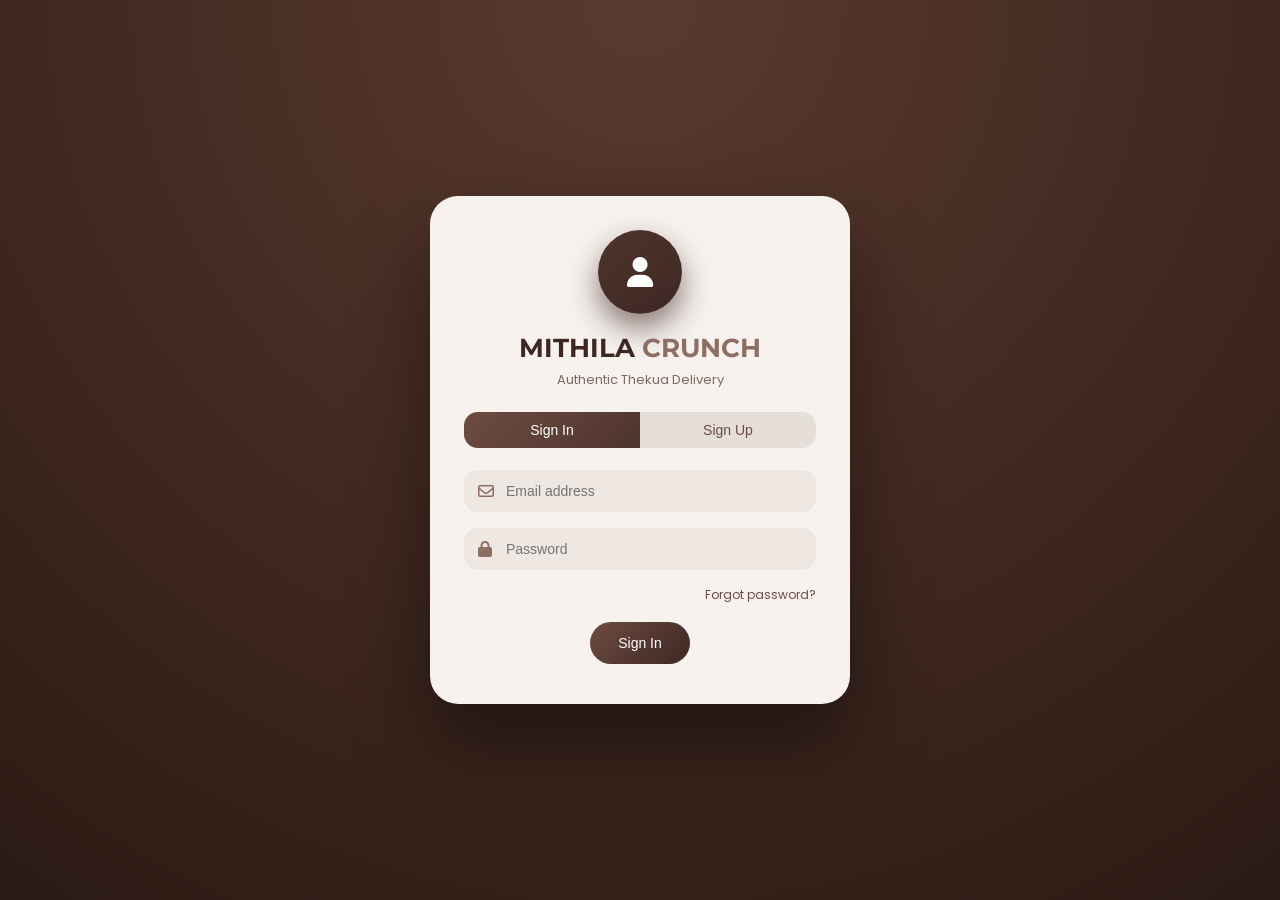
<file: index.html>
<!DOCTYPE html>
<html lang="en">
<head>
  <meta charset="UTF-8" />
  <meta name="viewport" content="width=device-width, initial-scale=1.0" />
  <title>MITHILA CRUNCH | Sign In</title>

  <!-- Google Fonts -->
  <link href="https://fonts.googleapis.com/css2?family=Montserrat:wght@500;600&family=Poppins:wght@300;400;500&display=swap" rel="stylesheet">

  <!-- Font Awesome -->
  <link rel="stylesheet" href="https://cdnjs.cloudflare.com/ajax/libs/font-awesome/6.5.0/css/all.min.css">

  <!-- CSS -->
  <link rel="stylesheet" href="style.css">
</head>
<body>

<div class="page-bg">
  <div class="card">

    <!-- Avatar -->
    <div class="avatar">
      <i class="fa-solid fa-user"></i>
    </div>

    <!-- Brand -->
    <h1>MITHILA <span>CRUNCH</span></h1>
    <p class="tagline">Authentic Thekua Delivery</p>

    <!-- Tabs -->
    <div class="tabs">
      <button type="button" class="active" onclick="showSignIn()">Sign In</button>
      <button type="button" onclick="showSignUp()">Sign Up</button>
    </div>

    <!-- ================= SIGN IN ================= -->
    <form id="signInForm">

      <div class="field">
        <i class="fa-regular fa-envelope"></i>
        <input type="email" name="email" placeholder="Email address" required>
      </div>

      <div class="field">
        <i class="fa-solid fa-lock"></i>
        <input type="password" name="password" placeholder="Password" required>
      </div>

      <div class="forgot" onclick="showForgot()">Forgot password?</div>

      <button type="submit" class="primary-btn">
        Sign In
      </button>
    </form>

    <!-- ================= SIGN UP ================= -->
    <form id="signUpForm" class="hidden">

      <div class="field">
        <i class="fa-regular fa-user"></i>
        <input type="text" name="fullname" placeholder="Full name" required>
      </div>

      <div class="field">
        <i class="fa-regular fa-envelope"></i>
        <input type="email" name="email" placeholder="Email address" required>
      </div>

      <div class="field">
        <i class="fa-solid fa-lock"></i>
        <input type="password" name="password" placeholder="Create password" required>
      </div>

      <button type="submit" class="primary-btn">
        Create Account
      </button>
    </form>

    <!-- ================= FORGOT PASSWORD ================= -->
    <form id="forgotForm" class="hidden">

      <div class="field">
        <i class="fa-regular fa-envelope"></i>
        <input
          type="email"
          id="forgotEmail"
          name="email"
          placeholder="Registered email"
          required
        >
      </div>

      <button type="button" class="primary-btn" onclick="sendOtp()">
        Send OTP
      </button>

      <!-- OTP SECTION -->
      <div id="otpSection" class="hidden" style="margin-top:16px;">

        <div class="field">
          <i class="fa-solid fa-key"></i>
          <input type="text" id="otp" name="otp" placeholder="Enter OTP">
        </div>

        <div class="field">
          <i class="fa-solid fa-lock"></i>
          <input
            type="password"
            id="newPassword"
            name="newPassword"
            placeholder="New password"
          >
        </div>

        <button type="button" class="primary-btn" onclick="resetPassword()">
          Reset Password
        </button>
      </div>

      <p class="back" onclick="showSignIn()">Back to Sign In</p>
    </form>

  </div>
</div>

<!-- JS MUST BE AT END -->
<script src="main.js"></script>
</body>
</html>
</file>
<file: style.css>
/* =================================================
   RESET & BASE
================================================= */
* {
  margin: 0;
  padding: 0;
  box-sizing: border-box;
}

body {
  font-family: 'Poppins', sans-serif;
  background: #f7f2ee;
  color: #3e2723;
}

.hidden {
  display: none;
}

/* =================================================
   COMMON BUTTONS
================================================= */
.primary-btn {
  padding: 13px 28px;
  border: none;
  border-radius: 24px;
  background: linear-gradient(135deg, #6d4c41, #3e2723);
  color: #fff;
  font-size: 14px;
  cursor: pointer;
}

.primary-btn:hover {
  opacity: 0.95;
}

.secondary-btn {
  padding: 12px 26px;
  border-radius: 24px;
  border: 1px solid #d7b899;
  background: transparent;
  color: #d7b899;
  font-size: 14px;
  cursor: pointer;
}

/* =================================================
   AUTH PAGE (LOGIN / SIGNUP / FORGOT)
================================================= */
.page-bg {
  min-height: 100vh;
  background: radial-gradient(circle at top, #5a3a2e, #2b1a14);
  display: flex;
  align-items: center;
  justify-content: center;
  padding: 24px;
}

.card {
  width: 100%;
  max-width: 420px;
  background: #f7f2ee;
  border-radius: 28px;
  padding: 34px 34px 40px;
  text-align: center;
  box-shadow: 0 40px 80px rgba(0,0,0,0.45);
}

.avatar {
  width: 84px;
  height: 84px;
  border-radius: 50%;
  margin: 0 auto 18px;
  background: linear-gradient(145deg, #4e342e, #3e2723);
  display: flex;
  align-items: center;
  justify-content: center;
  color: #fff;
  font-size: 30px;
  box-shadow: 0 14px 30px rgba(62,39,35,0.6);
}

.card h1 {
  font-family: 'Montserrat', sans-serif;
  font-size: 26px;
}

.card h1 span {
  color: #8d6e63;
}

.tagline {
  font-size: 13px;
  color: #7a6a63;
  margin: 6px 0 22px;
}

/* Tabs */
.tabs {
  display: flex;
  background: #e6ded9;
  border-radius: 14px;
  overflow: hidden;
  margin-bottom: 22px;
}

.tabs button {
  flex: 1;
  padding: 10px;
  border: none;
  background: transparent;
  font-size: 14px;
  cursor: pointer;
  color: #6d4c41;
}

.tabs button.active {
  background: linear-gradient(135deg, #6d4c41, #4e342e);
  color: #fff;
}

/* Inputs */
.field {
  position: relative;
  margin-bottom: 16px;
}

.field i {
  position: absolute;
  left: 14px;
  top: 50%;
  transform: translateY(-50%);
  color: #8d6e63;
}

.field input {
  width: 100%;
  padding: 13px 14px 13px 42px;
  border-radius: 14px;
  border: none;
  background: #efe7e2;
  font-size: 14px;
}

.field input:focus {
  outline: none;
  box-shadow: inset 0 0 0 1.5px #6d4c41;
}

.forgot {
  font-size: 12px;
  color: #6d4c41;
  text-align: right;
  margin-bottom: 18px;
  cursor: pointer;
}

.back {
  font-size: 11px;
  color: #6d4c41;
  margin-top: 14px;
  cursor: pointer;
  opacity: 0.85;
}

/* =================================================
   NAVBAR
================================================= */
.navbar {
  display: flex;
  justify-content: space-between;
  align-items: center;
  padding: 22px 40px;
  background: #3e2723;
  color: #fff;
}

.logo {
  font-family: 'Montserrat', sans-serif;
  font-size: 22px;
}

.logo span {
  color: #d7b899;
}

.navbar nav a {
  margin: 0 14px;
  color: #e6ded9;
  text-decoration: none;
  font-size: 14px;
}

.nav-btn {
  background: #d7b899;
  border: none;
  padding: 8px 20px;
  border-radius: 20px;
  font-size: 13px;
  cursor: pointer;
}

/* =================================================
   HERO SLIDER
================================================= */
.hero-slider {
  position: relative;
  height: 85vh;
  overflow: hidden;
}

.slides {
  display: flex;
  height: 100%;
  transition: transform 0.8s ease;
}

.slide {
  min-width: 100%;
  height: 100%;
  position: relative;
  background-size: cover;
  background-position: center;
}

.slide::after {
  content: "";
  position: absolute;
  inset: 0;
  background: linear-gradient(
    to right,
    rgba(43,26,20,0.92),
    rgba(43,26,20,0.45)
  );
}

/* =================================================
   HERO CONTENT
================================================= */
.hero-inner {
  position: relative;
  z-index: 2;
  height: 100%;
  padding: 80px 60px;
  display: flex;
  justify-content: space-between;
  align-items: center;
  gap: 40px;
  color: #fff;
}

.hero-text h1 {
  font-family: 'Montserrat', sans-serif;
  font-size: 48px;
  line-height: 1.1;
}

.hero-text span {
  color: #d7b899;
}

.hero-text p {
  max-width: 420px;
  margin: 18px 0 26px;
  font-size: 15px;
  color: #e6ded9;
}

.hero-actions {
  display: flex;
  gap: 18px;
  flex-wrap: wrap;
}

/* =================================================
   PURE & TRADITIONAL INFO BOX
================================================= */
.info-box {
  background: linear-gradient(135deg, #f9f3ee, #f2e6dc);
  padding: 28px 34px;
  border-radius: 26px;
  max-width: 300px;
  text-align: center;
  box-shadow:
    0 18px 40px rgba(62, 39, 35, 0.25),
    inset 0 1px 0 rgba(255,255,255,0.6);
  backdrop-filter: blur(4px);
}

.info-box h3 {
  font-family: 'Montserrat', sans-serif;
  font-size: 20px;
  font-weight: 700;
  color: #3e2723;
  margin-bottom: 8px;
}

.info-box p {
  font-size: 14px;
  line-height: 1.5;
  color: #6d4c41;
}

/* =================================================
   SLIDER DOTS
================================================= */
.slider-dots {
  position: absolute;
  bottom: 28px;
  left: 50%;
  transform: translateX(-50%);
  display: flex;
  gap: 10px;
  z-index: 3;
}

.slider-dots span {
  width: 10px;
  height: 10px;
  border-radius: 50%;
  background: #aaa;
  cursor: pointer;
}

.slider-dots span.active {
  background: #d7b899;
}

/* =================================================
   FEATURES SECTION
================================================= */
.features {
  display: grid;
  grid-template-columns: repeat(3, 1fr);
  gap: 26px;
  padding: 80px 60px;
  background: #f7f2ee;
}

.feature {
  background: #fff;
  padding: 30px;
  border-radius: 22px;
  text-align: center;
  box-shadow: 0 20px 40px rgba(0,0,0,0.08);
}

.feature h4 {
  font-family: 'Montserrat', sans-serif;
  margin-bottom: 8px;
}

/* =================================================
   CTA + FOOTER
================================================= */
.cta {
  padding: 80px 20px;
  text-align: center;
  background: linear-gradient(135deg, #6d4c41, #3e2723);
  color: #fff;
}

.footer {
  background: #2b1a14;
  color: #ccc;
  text-align: center;
  padding: 18px;
  font-size: 12px;
}

/* =================================================
   RESPONSIVE
================================================= */
@media (max-width: 768px) {
  .navbar {
    flex-direction: column;
    gap: 12px;
  }

  .hero-inner {
    flex-direction: column;
    text-align: center;
    padding: 60px 24px;
  }

  .hero-text h1 {
    font-size: 34px;
  }

  .features {
    grid-template-columns: 1fr;
    padding: 60px 24px;
  }
}
/* ================= PURE & TRADITIONAL OVERLAY ================= */

.heritage-badge {
  position: absolute;
  bottom: 60px;
  left: 60px;

  padding: 22px 30px;
  border-radius: 18px;

  background: linear-gradient(
    135deg,
    rgba(62,39,35,0.92),
    rgba(43,26,20,0.92)
  );

  backdrop-filter: blur(6px);

  box-shadow:
    0 20px 45px rgba(0,0,0,0.45),
    inset 0 1px 0 rgba(255,255,255,0.15);

  color: #fff;
  max-width: 360px;
}

.heritage-badge h3 {
  font-family: 'Montserrat', sans-serif;
  font-size: 22px;
  font-weight: 700;
  margin-bottom: 6px;

  background: linear-gradient(
    90deg,
    #f5e1c8,
    #d7b899
  );
  -webkit-background-clip: text;
  -webkit-text-fill-color: transparent;
}

.heritage-badge p {
  font-size: 14px;
  line-height: 1.5;
  color: #f0e5da;
}

/* subtle hover (desktop only) */
@media (hover: hover) {
  .heritage-badge:hover {
    transform: translateY(-3px);
    transition: 0.3s ease;
  }
}

/* ================= MOBILE ================= */
@media (max-width: 768px) {
  .heritage-badge {
    left: 50%;
    bottom: 40px;
    transform: translateX(-50%);
    text-align: center;
  }
}
.heritage-badge::before {
  content: "";
  display: block;
  width: 40px;
  height: 3px;
  background: #d7b899;
  border-radius: 2px;
  margin-bottom: 10px;
}
/* ================= MENU BUTTON ================= */
.nav-left {
  display: flex;
  align-items: center;
  gap: 16px;
}

.menu-btn {
  font-size: 24px;
  cursor: pointer;
  color: #fff;
  user-select: none;
}

/* ================= SIDE MENU ================= */
.side-menu {
  position: fixed;
  top: 0;
  left: -300px;
  width: 280px;
  height: 100vh;
  background: linear-gradient(180deg, #3e2723, #2b1a14);
  box-shadow: 4px 0 30px rgba(0,0,0,0.4);
  padding: 24px 20px;
  transition: 0.35s ease;
  z-index: 1001;
}

.side-menu.active {
  left: 0;
}

/* header */
.side-header {
  display: flex;
  justify-content: space-between;
  align-items: center;
  color: #fff;
  font-size: 18px;
  margin-bottom: 30px;
}

.close-btn {
  background: none;
  border: none;
  font-size: 26px;
  color: #d7b899;
  cursor: pointer;
}

/* links */
.side-links a {
  display: block;
  padding: 14px 10px;
  margin-bottom: 6px;
  color: #f2e6dc;
  text-decoration: none;
  font-size: 15px;
  border-radius: 12px;
  transition: 0.25s ease;
}

.side-links a:hover {
  background: rgba(255,255,255,0.08);
  padding-left: 18px;
  color: #d7b899;
}

/* ================= OVERLAY ================= */
.menu-overlay {
  position: fixed;
  inset: 0;
  background: rgba(0,0,0,0.45);
  backdrop-filter: blur(2px);
  opacity: 0;
  visibility: hidden;
  transition: 0.3s ease;
  z-index: 1000;
}

.menu-overlay.active {
  opacity: 1;
  visibility: visible;
}
/* =================================================
   PRODUCTS SECTION (CENTERED + SLIGHTLY BIGGER)
================================================= */

.products-section {
  padding: 90px 60px;
  background: #f7f2ee;
  text-align: center;
}

.products-section h2 {
  font-family: 'Montserrat', sans-serif;
  font-size: 34px;
  color: #3e2723;
  margin-bottom: 6px;
}

.products-section .subtitle {
  font-size: 14px;
  color: #7a6a63;
  margin-bottom: 42px;
}

/* ================= GRID ================= */

.products-grid {
  display: grid;
  grid-template-columns: repeat(auto-fit, minmax(260px, 260px));
  justify-content: center;
  gap: 26px;
}

/* ================= CARD ================= */

.product-card {
  width: 260px;               /* 🔥 bigger */
  height: 340px;              /* 🔥 proportional */
  background: #ffffff;
  border-radius: 22px;
  padding: 16px;
  box-shadow: 0 14px 34px rgba(0,0,0,0.14);
  display: flex;
  flex-direction: column;
  align-items: center;
  transition: 0.3s ease;
}

.product-card:hover {
  transform: translateY(-6px);
  box-shadow: 0 22px 44px rgba(0,0,0,0.2);
}

/* ================= IMAGE ================= */

.product-card img {
  width: 100%;
  height: 160px;              /* 🔥 bigger image */
  object-fit: cover;
  border-radius: 16px;
  margin-bottom: 12px;
}

/* ================= TEXT ================= */

.product-card h3 {
  font-size: 16px;
  font-weight: 600;
  color: #3e2723;
  margin-bottom: 4px;
  text-align: center;
}

.product-card .weight {
  font-size: 13px;
  color: #777;
  margin-bottom: 6px;
}

.product-card .price {
  font-size: 16px;
  font-weight: 600;
  color: #3e2723;
  margin-bottom: auto; /* 🔥 button always bottom */
}

/* ================= BUTTON ================= */

.product-card .primary-btn {
  padding: 8px 18px;
  font-size: 13px;
  border-radius: 18px;
}
</file>
